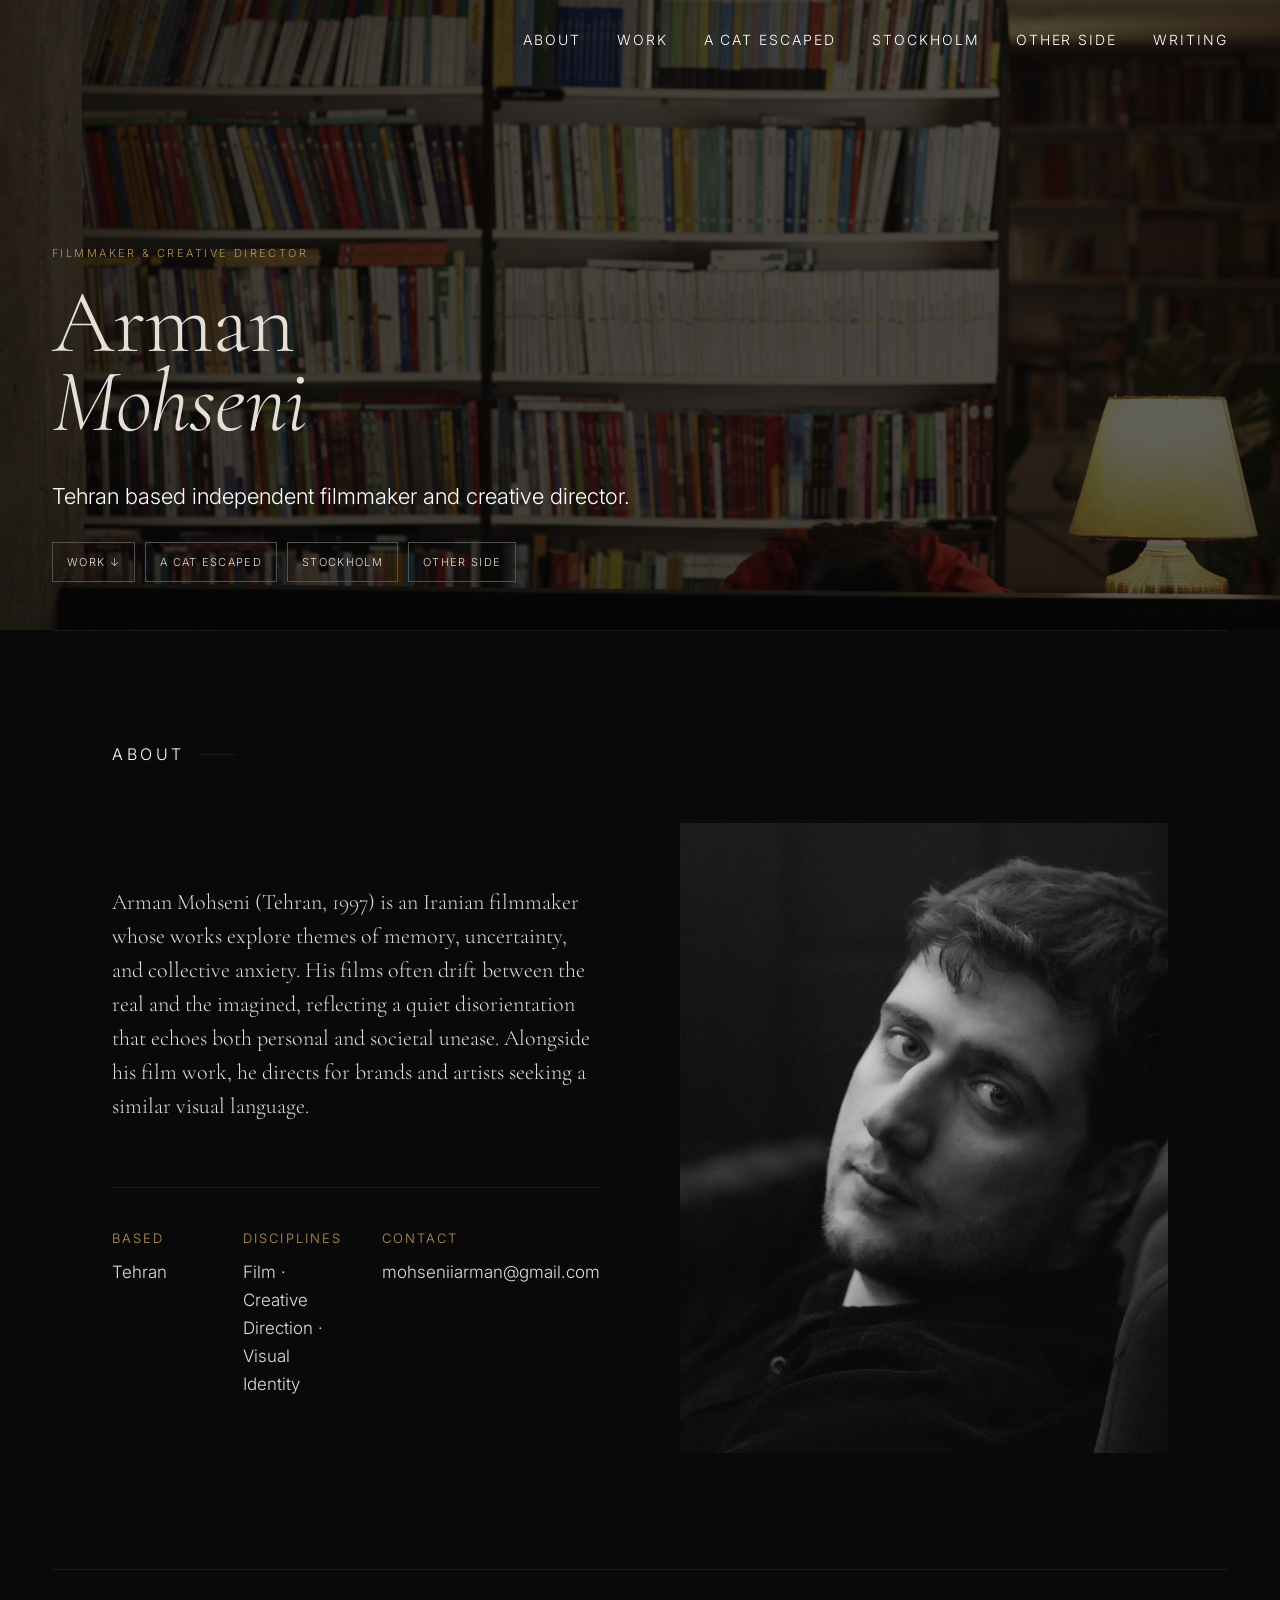
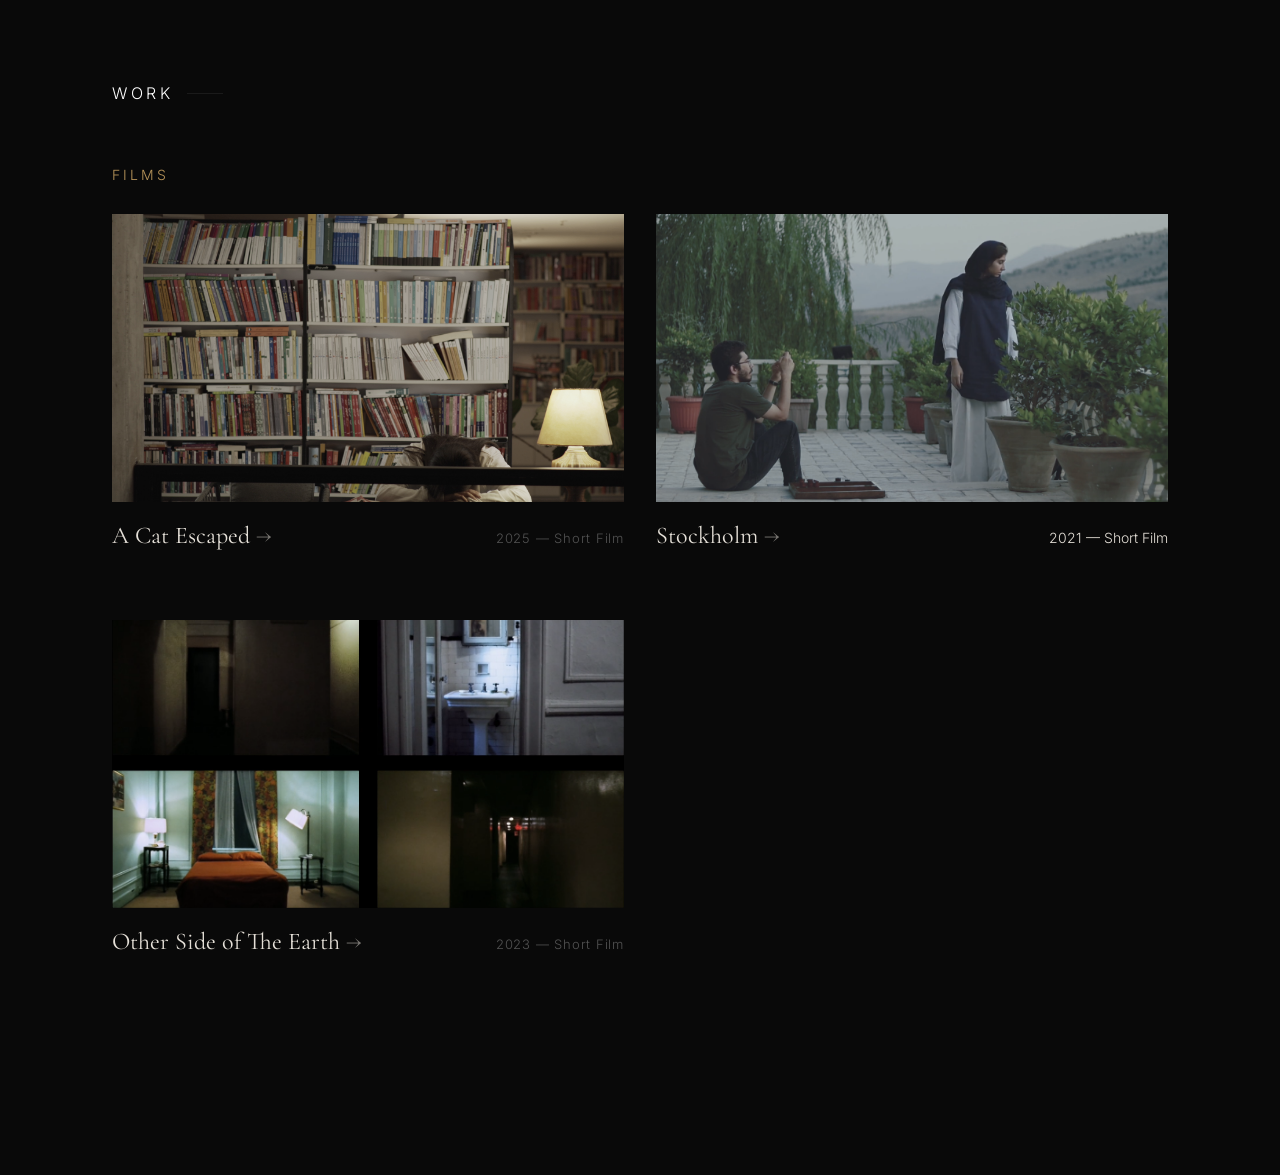
<file: index.html>
<!DOCTYPE html>
<html lang="en">
<head>
  <meta charset="UTF-8" />
  <meta name="viewport" content="width=device-width, initial-scale=1.0" />
  <title>Arman Mohseni</title>
  <link rel="preconnect" href="https://fonts.googleapis.com" />
  <link href="https://fonts.googleapis.com/css2?family=Cormorant+Garamond:ital,wght@0,300;0,400;1,300;1,400&family=Inter:wght@300;400&display=swap" rel="stylesheet" />
  <link rel="stylesheet" href="style.css?v=3">
</head>
<body>

  <!-- NAV -->
  <nav>
   <a class='nav-logo' href='/' id='home-link'>Home</a>
    <ul class="nav-links">
      <li><a href="#about">About</a></li>
      <li><a href="#work">Work</a></li>
      <li><a href="films/a-cat-escaped/">A Cat Escaped</a></li>
      <li><a href="films/stockholm/">Stockholm</a></li>
      <li><a href="films/detective/">Other Side</a></li>
      <li><a href="https://fleetingdigital.substack.com/" target="_blank">Writing</a></li>
    </ul>
  </nav>

  <!-- HERO -->
  <header class="hero">
    <p class="hero-eyebrow">Filmmaker &amp; Creative Director</p>
    <h1 class="hero-name">Arman<br><em>Mohseni</em></h1>
    <p class="hero-sub"> Tehran based independent filmmaker and creative director. </p>
    <div class="preview-jumps">
      <a href="#work">Work ↓</a>
      <a href="films/a-cat-escaped/">A Cat Escaped</a>
      <a href="films/stockholm/">Stockholm</a>
      <a href="films/detective/">Other Side</a>
    </div>
  </header>

  <hr class="divider" />

  <!-- ABOUT -->
  <section id="about">
  <p class="section-label">About</p>
  <div class="about-inner">
    <div class="about-left">
      <p class="about-text reveal">
        Arman Mohseni (Tehran, 1997) is an Iranian filmmaker whose works explore themes of memory, uncertainty, and collective anxiety. His films often drift between the real and the imagined, reflecting a quiet disorientation that echoes both personal and societal unease. Alongside his film work, he directs for brands and artists seeking a similar visual language.
      </p>
      <div class="about-details reveal">
        <div>
          <p class="detail-label">Based</p>
          <p class="detail-value">Tehran</p>
        </div>
        <div>
          <p class="detail-label">Disciplines</p>
          <p class="detail-value">Film · Creative Direction · Visual Identity</p>
        </div>
        <div>
          <p class="detail-label">Contact</p>
          <p class="detail-value">mohseniiarman@gmail.com</p>
        </div>
      </div>
    </div>
    <div class="about-right">
      <img src="images/portrait.webp" alt="Arman Mohseni" class="about-portrait" />
    </div>
  </div>
</section>

  <hr class="divider" />

  <!-- WORK -->
  <section id="work">
    <p class="section-label">Work</p>

    <!-- FILMS -->
    <p class="sub-label">Films</p>
    <div class="film-grid">

      <a class='film-card reveal' href='films/a-cat-escaped/'>
        <div class="film-thumb ">
         <img src="images/acat.png" alt="Film Title" />
        </div>
        <div class="film-info">
          <span class="film-title">A Cat Escaped</span>
          <span class="film-meta">2025 — Short Film</span>
        </div>
      </a>

      <a class='film-card reveal' href='films/stockholm/'>
        <div class="film-thumb">
          <img src="images/stockholm.png" alt="Film Title" />
        </div>
        <div class="film-info">
          <span class="film-title">Stockholm</span>
          <span class="film-eta">2021 — Short Film</span>
        </div>
      </a>

      <a class='film-card reveal' href='films/detective/'>
        <div class="film-thumb">
          <img src="images/otherside.png" alt="Film Title" />
        </div>
        <div class="film-info">
          <span class="film-title">Other Side of The Earth</span>
          <span class="film-meta">2023 — Short Film</span>
        </div>
      </a>

    </div>
  </section>

  <script>
    const reveals = document.querySelectorAll('.reveal');
    const observer = new IntersectionObserver(entries => {
      entries.forEach(entry => {
        if (entry.isIntersecting) entry.target.classList.add('visible');
      });
    }, { threshold: 0.1 });
    reveals.forEach(el => observer.observe(el));
  </script>
<script>
  const homeLink = document.getElementById('home-link');

  function updateHomeLink() {
    const hash = window.location.hash;
    if (hash === '#about' || hash === '#work') {
      homeLink.style.display = 'block';
    } else {
      homeLink.style.display = 'none';
    }
  }

  updateHomeLink();
  window.addEventListener('hashchange', updateHomeLink);
</script>
</body>
</html>
</file>
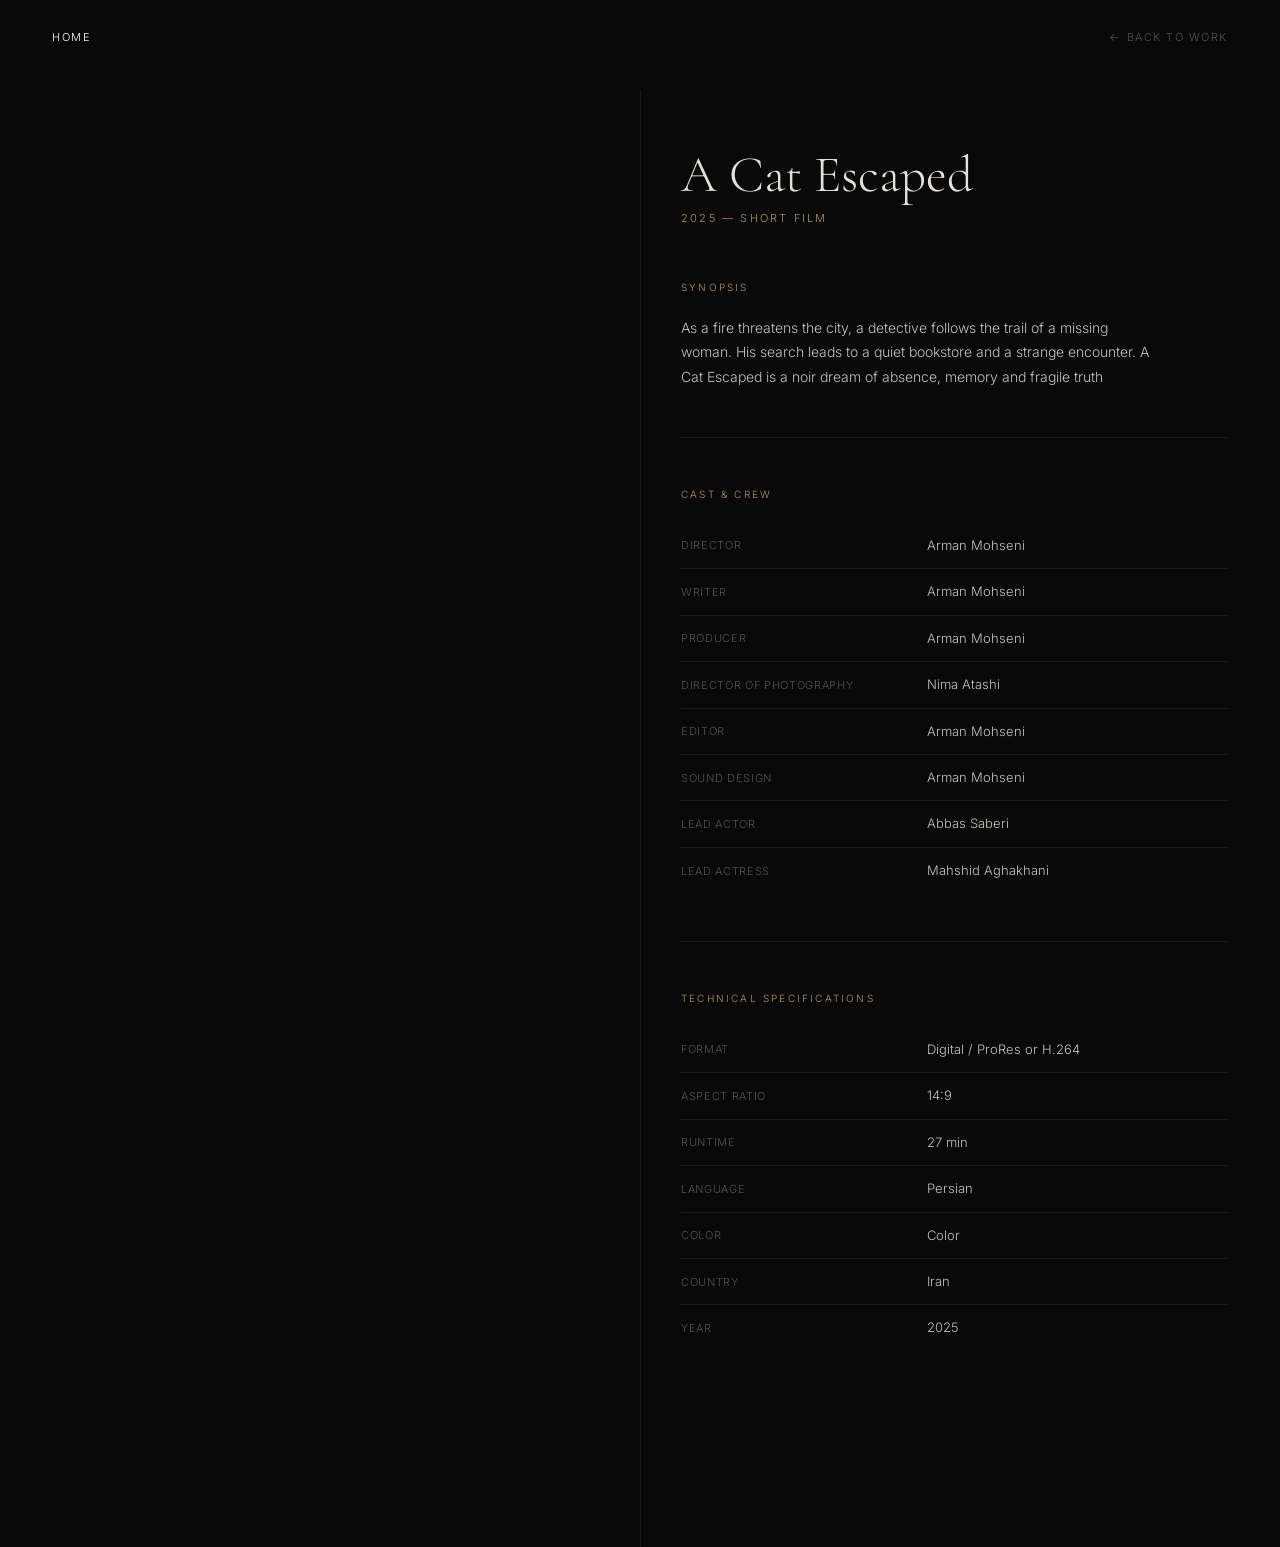
<file: films/a-cat-escaped/index.html>
<!DOCTYPE html>
<html lang="en">
<head>
  <meta charset="UTF-8" />
  <meta name="viewport" content="width=device-width, initial-scale=1.0" />
  <title>A Cat Escaped — Arman Mohseni</title>
  <link rel="preconnect" href="https://fonts.googleapis.com" />
  <link href="https://fonts.googleapis.com/css2?family=Cormorant+Garamond:ital,wght@0,300;0,400;1,300;1,400&family=Inter:wght@300;400&display=swap" rel="stylesheet" />
  <link rel="stylesheet" href="../../style.css" />
  <style>
    html, body {
      overflow-x: hidden;
      overflow-y: auto;
      height: 100%;
      background: #090909;
      color: #E4DFD7;
      font-family: 'Inter', sans-serif;
      font-weight: 300;
      font-size: 18px;
      line-height: 1.65;
      -webkit-font-smoothing: antialiased;
    }

    /* NAV */
    nav {
      position: fixed;
      top: 0; left: 0; right: 0;
      z-index: 100;
      display: flex;
      justify-content: space-between;
      align-items: center;
      padding: 28px 52px;
    }

    .nav-logo {
      font-family: 'Cormorant Garamond', serif;
      font-size: 18px;
      font-weight: 300;
      letter-spacing: 0.15em;
      color: #E4DFD7;
      text-decoration: none;
    }

    .back-link {
      font-size: 11px;
      letter-spacing: 0.14em;
      text-transform: uppercase;
      color: #525252;
      text-decoration: none;
      transition: color 0.25s;
    }

    .back-link:hover { color: #E4DFD7; }

    /* PROJECT LAYOUT */
    .project-wrap {
      display: grid;
      grid-template-columns: 1fr 1fr;
      min-height: 100vh;
      padding-top: 90px;
    }

    /* LEFT — VIDEO */
    .project-video {
      position: sticky;
      top: 90px;
      height: calc(100vh - 90px);
      display: flex;
      align-items: center;
      justify-content: center;
      padding: 40px;
      background: #090909;
    }

    .video-container {
      width: 100%;
      aspect-ratio: 16 / 9;
    }

    .video-container iframe {
      width: 100%;
      height: 100%;
      border: none;
      display: block;
    }

    /* RIGHT — INFO */
    .project-info {
      padding: 60px 52px 100px 40px;
      border-left: 1px solid #1A1A1A;
      overflow-y: auto;
    }

    .project-title {
      font-family: 'Cormorant Garamond', serif;
      font-size: clamp(32px, 4vw, 52px);
      font-weight: 300;
      line-height: 1;
      margin-bottom: 8px;
    }

    .project-type {
      font-size: 11px;
      letter-spacing: 0.2em;
      text-transform: uppercase;
      color: #B8955A;
      margin-bottom: 52px;
    }

    /* SECTIONS */
    .info-section {
      margin-bottom: 48px;
      padding-bottom: 48px;
      border-bottom: 1px solid #1A1A1A;
    }

    .info-section:last-child {
      border-bottom: none;
    }

    .info-label {
      font-size: 10px;
      letter-spacing: 0.22em;
      text-transform: uppercase;
      color: #B8955A;
      margin-bottom: 20px;
    }

    .info-text {
      font-size: 14px;
      line-height: 1.75;
      color: #C8C3BB;
      max-width: 480px;
    }

    /* CAST TABLE */
    .cast-table {
      width: 100%;
      border-collapse: collapse;
    }

    .cast-table tr {
      border-bottom: 1px solid #1A1A1A;
    }

    .cast-table tr:last-child {
      border-bottom: none;
    }

    .cast-table td {
      padding: 12px 0;
      font-size: 13px;
      color: #C8C3BB;
    }

    .cast-table td:first-child {
      color: #525252;
      width: 45%;
      font-size: 11px;
      letter-spacing: 0.06em;
      text-transform: uppercase;
    }

    /* SPECS TABLE */
    .specs-table {
      width: 100%;
      border-collapse: collapse;
    }

    .specs-table tr {
      border-bottom: 1px solid #1A1A1A;
    }

    .specs-table tr:last-child {
      border-bottom: none;
    }

    .specs-table td {
      padding: 12px 0;
      font-size: 13px;
      color: #C8C3BB;
    }

    .specs-table td:first-child {
      color: #525252;
      width: 45%;
      font-size: 11px;
      letter-spacing: 0.06em;
      text-transform: uppercase;
    }

    /* MOBILE */
    @media (max-width: 768px) {
      nav { padding: 20px 24px; }
      .project-wrap { grid-template-columns: 1fr; padding-top: 80px; }
      .project-video { position: relative; top: 0; height: auto; padding: 24px; }
      .project-info { padding: 40px 24px 80px; border-left: none; border-top: 1px solid #1A1A1A; }
    }
    .nav-logo {
  font-family: 'Inter', sans-serif;
  font-size: 11px;
  letter-spacing: 0.14em;
  text-transform: uppercase;
  color: #FFFFFF;
  text-decoration: none;
}

.nav-logo:hover {
  text-decoration: underline;
  text-underline-offset: 5px;
}
  </style>
</head>
<body>

  <!-- NAV -->
  <nav>
    <a class='nav-logo' href='../../'>Home</a>
    <a class='back-link' href='../../#work'>← Back to Work</a>
  </nav>

  <!-- PROJECT -->
  <div class="project-wrap">

    <!-- LEFT — VIDEO -->
    <div class="project-video">
      <div class="video-container">
        <!--
          YOUTUBE EMBED:
          1. Go to your YouTube video
          2. Click Share → Embed
          3. Copy the src URL (looks like: https://www.youtube.com/embed/XXXXXXXXXXX)
          4. Paste it in the src below, replacing the placeholder
        -->
        <iframe
          src="https://www.youtube.com/embed/wBdDMv1NDXY"
          title="Film Title"
          allow="accelerometer; autoplay; clipboard-write; encrypted-media; gyroscope; picture-in-picture"
          allowfullscreen>
        </iframe>
      </div>
    </div>

    <!-- RIGHT — INFO -->
    <div class="project-info">

      <h1 class="project-title">A Cat Escaped</h1>
      <p class="project-type">2025 — Short Film</p>

      <!-- SYNOPSIS -->
      <div class="info-section">
        <p class="info-label">Synopsis</p>
        <p class="info-text">
          As a fire threatens the city, a detective follows the trail of a missing woman. His search leads to a quiet bookstore and a strange encounter. A Cat Escaped is a noir dream of absence, memory and fragile truth
        </p>
      </div>

      <!-- CAST & CREW -->
      <div class="info-section">
        <p class="info-label">Cast &amp; Crew</p>
        <table class="cast-table">
          <tr>
            <td>Director</td>
            <td>Arman Mohseni</td>
          </tr>
          <tr>
            <td>Writer</td>
            <td>Arman Mohseni</td>
          </tr>
          <tr>
            <td>Producer</td>
            <td>Arman Mohseni</td>
          </tr>
          <tr>
            <td>Director of Photography</td>
            <td>Nima Atashi</td>
          </tr>
          <tr>
            <td>Editor</td>
            <td>Arman Mohseni</td>
          </tr>
          <tr>
            <td>Sound Design</td>
            <td>Arman Mohseni</td>
          </tr>
          <tr>
            <td>Lead Actor</td>
            <td>Abbas Saberi</td>
          </tr>
          <tr>
            <td>Lead Actress</td>
            <td>Mahshid Aghakhani</td>
          </tr>
        </table>
      </div>

      <!-- TECHNICAL SPECIFICATIONS -->
      <div class="info-section">
        <p class="info-label">Technical Specifications</p>
        <table class="specs-table">
          <tr>
            <td>Format</td>
            <td> Digital / ProRes or H.264</td>
          </tr>
          <tr>
            <td>Aspect Ratio</td>
            <td>14:9</td>
          </tr>
          <tr>
            <td>Runtime</td>
            <td>27 min</td>
          </tr>
          <tr>
            <td>Language</td>
            <td>Persian</td>
          </tr>
          <tr>
            <td>Color</td>
            <td>Color </td>
          </tr>
          <tr>
            <td>Country</td>
            <td>Iran</td>
          </tr>
          <tr>
            <td>Year</td>
            <td>2025</td>
          </tr>
        </table>
      </div>

    </div>
  </div>

</body>
</html>
</file>
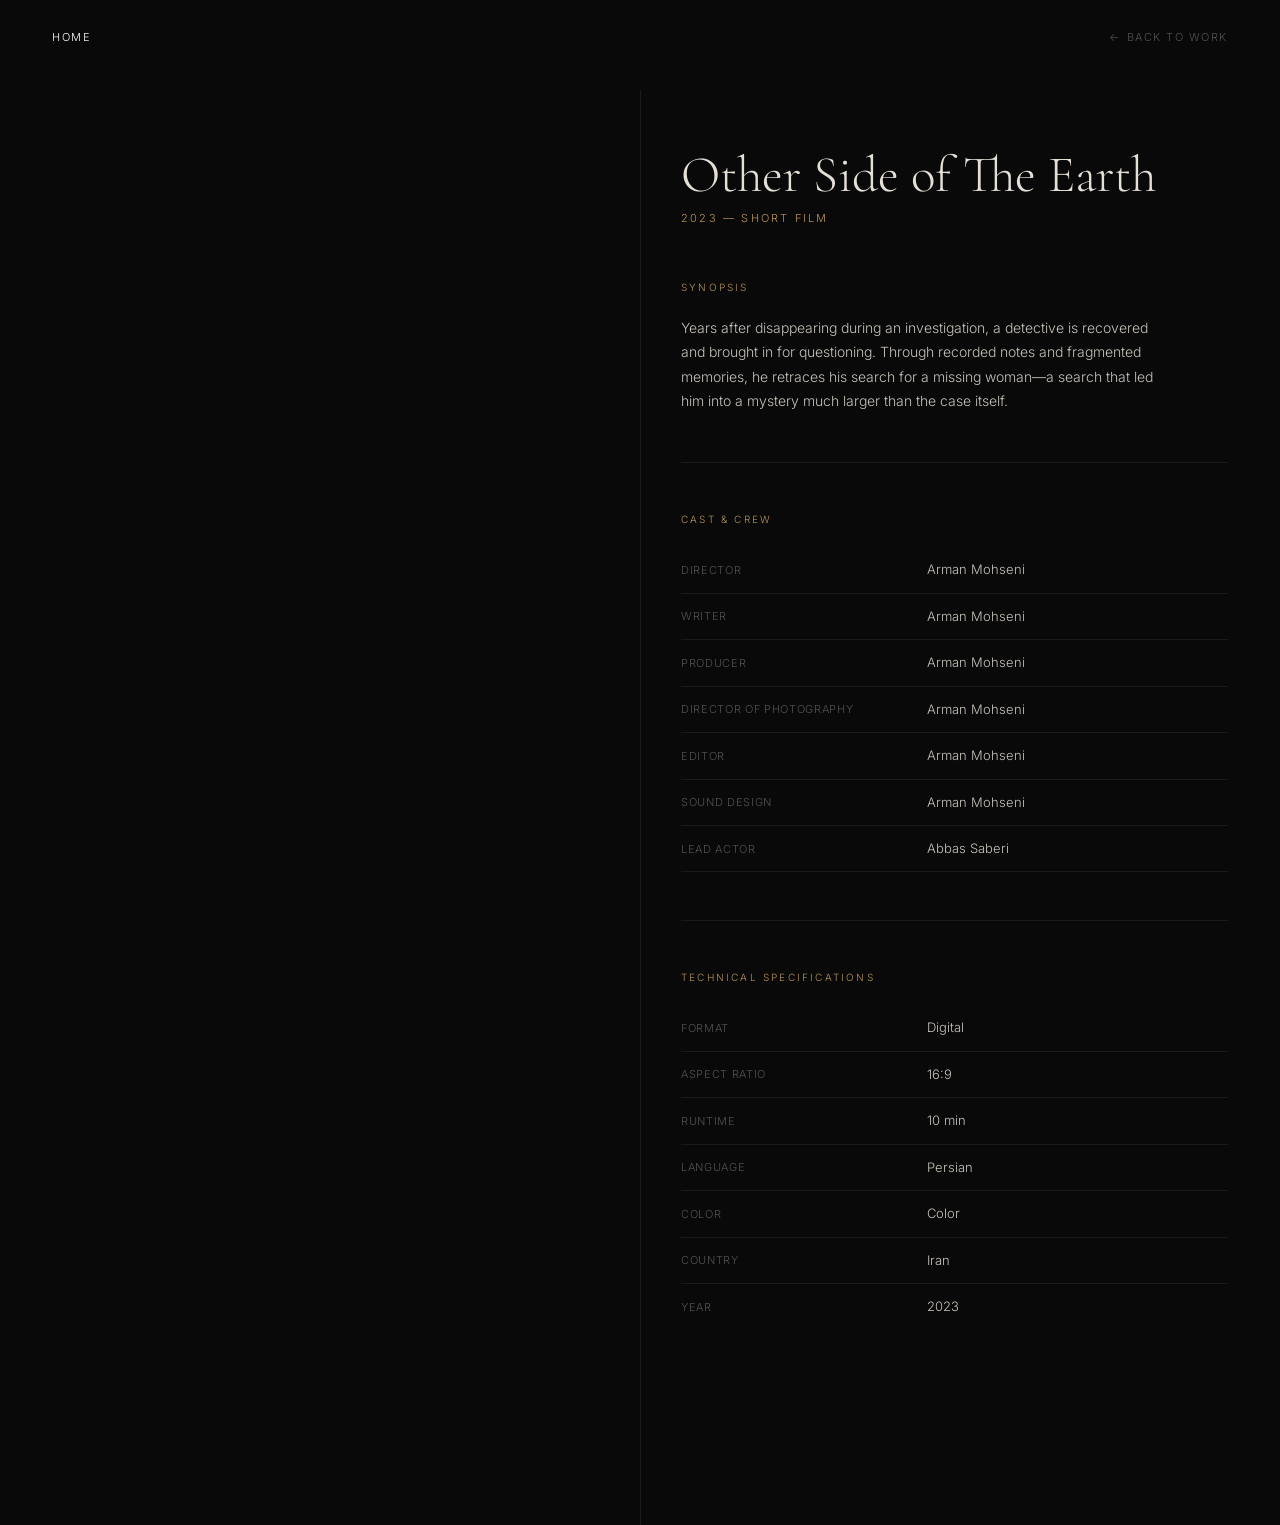
<file: films/detective/index.html>
<!DOCTYPE html>
<html lang="en">
<head>
  <meta charset="UTF-8" />
  <meta name="viewport" content="width=device-width, initial-scale=1.0" />
  <title>Other Side of The Earth — Arman Mohseni</title>
  <link rel="preconnect" href="https://fonts.googleapis.com" />
  <link href="https://fonts.googleapis.com/css2?family=Cormorant+Garamond:ital,wght@0,300;0,400;1,300;1,400&family=Inter:wght@300;400&display=swap" rel="stylesheet" />
  <link rel="stylesheet" href="../../style.css" />
  <style>
    html, body {
      overflow-x: hidden;
      overflow-y: auto;
      height: 100%;
      background: #090909;
      color: #E4DFD7;
      font-family: 'Inter', sans-serif;
      font-weight: 300;
      font-size: 14px;
      line-height: 1.65;
      -webkit-font-smoothing: antialiased;
    }

    /* NAV */
    nav {
      position: fixed;
      top: 0; left: 0; right: 0;
      z-index: 100;
      display: flex;
      justify-content: space-between;
      align-items: center;
      padding: 28px 52px;
    }

    .nav-logo {
      font-family: 'Cormorant Garamond', serif;
      font-size: 17px;
      font-weight: 300;
      letter-spacing: 0.15em;
      color: #E4DFD7;
      text-decoration: none;
    }

    .back-link {
      font-size: 11px;
      letter-spacing: 0.14em;
      text-transform: uppercase;
      color: #525252;
      text-decoration: none;
      transition: color 0.25s;
    }

    .back-link:hover { color: #E4DFD7; }

    /* PROJECT LAYOUT */
    .project-wrap {
      display: grid;
      grid-template-columns: 1fr 1fr;
      min-height: 100vh;
      padding-top: 90px;
    }

    /* LEFT — VIDEO */
    .project-video {
      position: sticky;
      top: 90px;
      height: calc(100vh - 90px);
      display: flex;
      align-items: center;
      justify-content: center;
      padding: 40px;
      background: #090909;
    }

    .video-container {
      width: 100%;
      aspect-ratio: 16 / 9;
    }

    .video-container iframe {
      width: 100%;
      height: 100%;
      border: none;
      display: block;
    }

    /* RIGHT — INFO */
    .project-info {
      padding: 60px 52px 100px 40px;
      border-left: 1px solid #1A1A1A;
      overflow-y: auto;
    }

    .project-title {
      font-family: 'Cormorant Garamond', serif;
      font-size: clamp(32px, 4vw, 52px);
      font-weight: 300;
      line-height: 1;
      margin-bottom: 8px;
    }

    .project-type {
      font-size: 11px;
      letter-spacing: 0.2em;
      text-transform: uppercase;
      color: #B8955A;
      margin-bottom: 52px;
    }

    /* SECTIONS */
    .info-section {
      margin-bottom: 48px;
      padding-bottom: 48px;
      border-bottom: 1px solid #1A1A1A;
    }

    .info-section:last-child {
      border-bottom: none;
    }

    .info-label {
      font-size: 10px;
      letter-spacing: 0.22em;
      text-transform: uppercase;
      color: #B8955A;
      margin-bottom: 20px;
    }

    .info-text {
      font-size: 14px;
      line-height: 1.75;
      color: #C8C3BB;
      max-width: 480px;
    }

    /* CAST TABLE */
    .cast-table {
      width: 100%;
      border-collapse: collapse;
    }

    .cast-table tr {
      border-bottom: 1px solid #1A1A1A;
    }

    .cast-table tr:last-child {
      border-bottom: none;
    }

    .cast-table td {
      padding: 12px 0;
      font-size: 13px;
      color: #C8C3BB;
    }

    .cast-table td:first-child {
      color: #525252;
      width: 45%;
      font-size: 11px;
      letter-spacing: 0.06em;
      text-transform: uppercase;
    }

    /* SPECS TABLE */
    .specs-table {
      width: 100%;
      border-collapse: collapse;
    }

    .specs-table tr {
      border-bottom: 1px solid #1A1A1A;
    }

    .specs-table tr:last-child {
      border-bottom: none;
    }

    .specs-table td {
      padding: 12px 0;
      font-size: 13px;
      color: #C8C3BB;
    }

    .specs-table td:first-child {
      color: #525252;
      width: 45%;
      font-size: 11px;
      letter-spacing: 0.06em;
      text-transform: uppercase;
    }

    /* MOBILE */
    @media (max-width: 768px) {
      nav { padding: 20px 24px; }
      .project-wrap { grid-template-columns: 1fr; padding-top: 80px; }
      .project-video { position: relative; top: 0; height: auto; padding: 24px; }
      .project-info { padding: 40px 24px 80px; border-left: none; border-top: 1px solid #1A1A1A; }
    }
    .nav-logo {
  font-family: 'Inter', sans-serif;
  font-size: 11px;
  letter-spacing: 0.14em;
  text-transform: uppercase;
  color: #FFFFFF;
  text-decoration: none;
}

.nav-logo:hover {
  text-decoration: underline;
  text-underline-offset: 5px;
}
  </style>
</head>
<body>

  <!-- NAV -->
  <nav>
    <a class='nav-logo' href='../../'>Home</a>
    <a class='back-link' href='../../#work'>← Back to Work</a>
  </nav>

  <!-- PROJECT -->
  <div class="project-wrap">

    <!-- LEFT — VIDEO -->
    <div class="project-video">
      <div class="video-container">
        <!--
          YOUTUBE EMBED:
          1. Go to your YouTube video
          2. Click Share → Embed
          3. Copy the src URL (looks like: https://www.youtube.com/embed/XXXXXXXXXXX)
          4. Paste it in the src below, replacing the placeholder
        -->
        <iframe
          src="https://www.youtube.com/embed/2XlKbFLmRWc"
          title="Film Title"
          allow="accelerometer; autoplay; clipboard-write; encrypted-media; gyroscope; picture-in-picture"
          allowfullscreen>
        </iframe>
      </div>
    </div>

    <!-- RIGHT — INFO -->
    <div class="project-info">

      <h1 class="project-title">Other Side of The Earth</h1>
      <p class="project-type">2023 — Short Film</p>

      <!-- SYNOPSIS -->
      <div class="info-section">
        <p class="info-label">Synopsis</p>
        <p class="info-text">
         Years after disappearing during an investigation, a detective is recovered and brought in for questioning. Through recorded notes and fragmented memories, he retraces his search for a missing woman—a search that led him into a mystery much larger than the case itself.
        </p>
      </div>

      <!-- CAST & CREW -->
      <div class="info-section">
        <p class="info-label">Cast &amp; Crew</p>
        <table class="cast-table">
          <tr>
            <td>Director</td>
            <td>Arman Mohseni</td>
          </tr>
          <tr>
            <td>Writer</td>
            <td>Arman Mohseni</td>
          </tr>
          <tr>
            <td>Producer</td>
            <td>Arman Mohseni</td>
          </tr>
          <tr>
            <td>Director of Photography</td>
            <td>Arman Mohseni</td>
          </tr>
          <tr>
            <td>Editor</td>
            <td>Arman Mohseni</td>
          </tr>
          <tr>
            <td>Sound Design</td>
            <td>Arman Mohseni</td>
          </tr>
          <tr>
            <td>Lead Actor</td>
            <td>Abbas Saberi</td>
          </tr>
          <tr>
        </table>
      </div>

      <!-- TECHNICAL SPECIFICATIONS -->
      <div class="info-section">
        <p class="info-label">Technical Specifications</p>
        <table class="specs-table">
          <tr>
            <td>Format</td>
            <td>Digital</td>
          </tr>
          <tr>
            <td>Aspect Ratio</td>
            <td>16:9</td>
          </tr>
          <tr>
            <td>Runtime</td>
            <td>10 min</td>
          </tr>
          <tr>
            <td>Language</td>
            <td>Persian</td>
          </tr>
          <tr>
            <td>Color</td>
            <td>Color</td>
          </tr>
          <tr>
            <td>Country</td>
            <td>Iran</td>
          </tr>
          <tr>
            <td>Year</td>
            <td>2023</td>
          </tr>
        </table>
      </div>

    </div>
  </div>

</body>
</html>
</file>
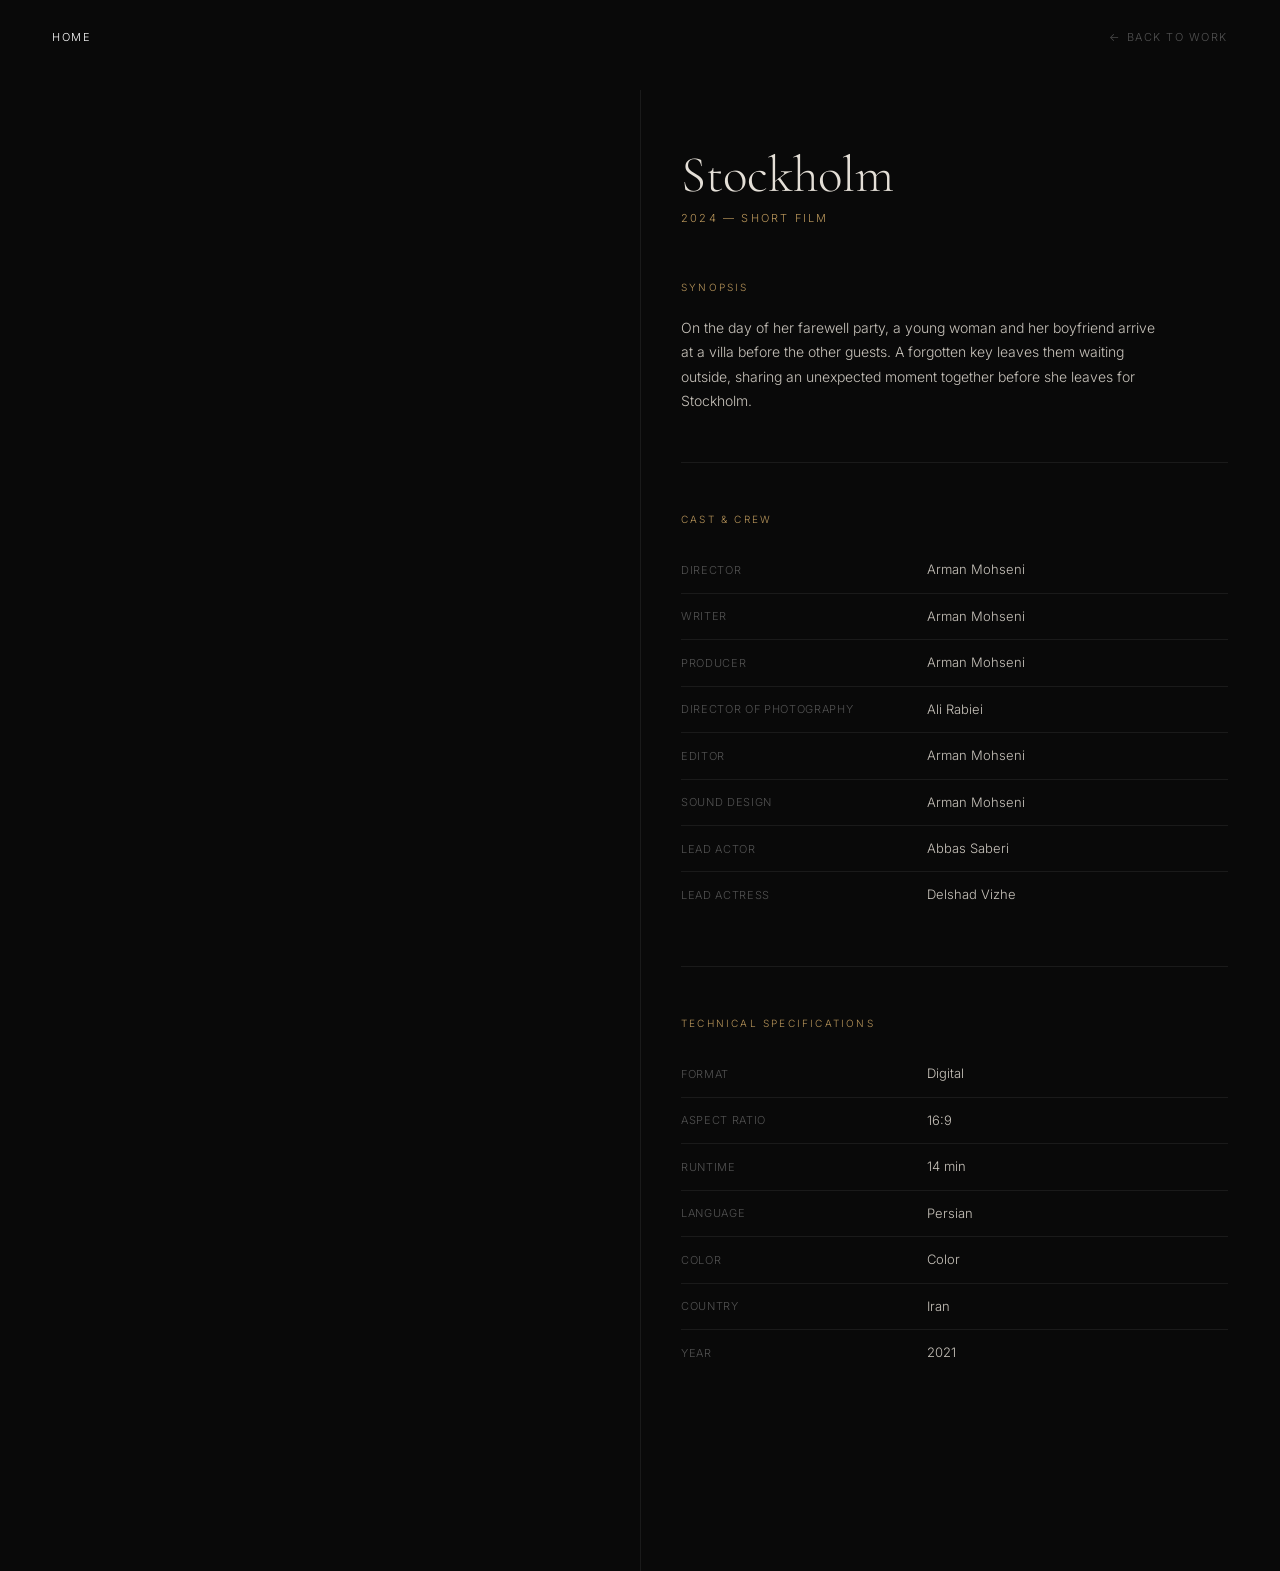
<file: films/stockholm/index.html>
<!DOCTYPE html>
<html lang="en">
<head>
  <meta charset="UTF-8" />
  <meta name="viewport" content="width=device-width, initial-scale=1.0" />
  <title>Stockholm — Arman Mohseni</title>
  <link rel="preconnect" href="https://fonts.googleapis.com" />
  <link href="https://fonts.googleapis.com/css2?family=Cormorant+Garamond:ital,wght@0,300;0,400;1,300;1,400&family=Inter:wght@300;400&display=swap" rel="stylesheet" />
  <link rel="stylesheet" href="../../style.css" />
  <style>
    html, body {
      overflow-x: hidden;
      overflow-y: auto;
      height: 100%;
      background: #090909;
      color: #E4DFD7;
      font-family: 'Inter', sans-serif;
      font-weight: 300;
      font-size: 14px;
      line-height: 1.65;
      -webkit-font-smoothing: antialiased;
    }

    /* NAV */
    nav {
      position: fixed;
      top: 0; left: 0; right: 0;
      z-index: 100;
      display: flex;
      justify-content: space-between;
      align-items: center;
      padding: 28px 52px;
    }

    .nav-logo {
      font-family: 'Cormorant Garamond', serif;
      font-size: 17px;
      font-weight: 300;
      letter-spacing: 0.15em;
      color: #E4DFD7;
      text-decoration: none;
    }

    .back-link {
      font-size: 11px;
      letter-spacing: 0.14em;
      text-transform: uppercase;
      color: #525252;
      text-decoration: none;
      transition: color 0.25s;
    }

    .back-link:hover { color: #E4DFD7; }

    /* PROJECT LAYOUT */
    .project-wrap {
      display: grid;
      grid-template-columns: 1fr 1fr;
      min-height: 100vh;
      padding-top: 90px;
    }

    /* LEFT — VIDEO */
    .project-video {
      position: sticky;
      top: 90px;
      height: calc(100vh - 90px);
      display: flex;
      align-items: center;
      justify-content: center;
      padding: 40px;
      background: #090909;
    }

    .video-container {
      width: 100%;
      aspect-ratio: 16 / 9;
    }

    .video-container iframe {
      width: 100%;
      height: 100%;
      border: none;
      display: block;
    }

    /* RIGHT — INFO */
    .project-info {
      padding: 60px 52px 100px 40px;
      border-left: 1px solid #1A1A1A;
      overflow-y: auto;
    }

    .project-title {
      font-family: 'Cormorant Garamond', serif;
      font-size: clamp(32px, 4vw, 52px);
      font-weight: 300;
      line-height: 1;
      margin-bottom: 8px;
    }

    .project-type {
      font-size: 11px;
      letter-spacing: 0.2em;
      text-transform: uppercase;
      color: #B8955A;
      margin-bottom: 52px;
    }

    /* SECTIONS */
    .info-section {
      margin-bottom: 48px;
      padding-bottom: 48px;
      border-bottom: 1px solid #1A1A1A;
    }

    .info-section:last-child {
      border-bottom: none;
    }

    .info-label {
      font-size: 10px;
      letter-spacing: 0.22em;
      text-transform: uppercase;
      color: #B8955A;
      margin-bottom: 20px;
    }

    .info-text {
      font-size: 14px;
      line-height: 1.75;
      color: #C8C3BB;
      max-width: 480px;
    }

    /* CAST TABLE */
    .cast-table {
      width: 100%;
      border-collapse: collapse;
    }

    .cast-table tr {
      border-bottom: 1px solid #1A1A1A;
    }

    .cast-table tr:last-child {
      border-bottom: none;
    }

    .cast-table td {
      padding: 12px 0;
      font-size: 13px;
      color: #C8C3BB;
    }

    .cast-table td:first-child {
      color: #525252;
      width: 45%;
      font-size: 11px;
      letter-spacing: 0.06em;
      text-transform: uppercase;
    }

    /* SPECS TABLE */
    .specs-table {
      width: 100%;
      border-collapse: collapse;
    }

    .specs-table tr {
      border-bottom: 1px solid #1A1A1A;
    }

    .specs-table tr:last-child {
      border-bottom: none;
    }

    .specs-table td {
      padding: 12px 0;
      font-size: 13px;
      color: #C8C3BB;
    }

    .specs-table td:first-child {
      color: #525252;
      width: 45%;
      font-size: 11px;
      letter-spacing: 0.06em;
      text-transform: uppercase;
    }

    /* MOBILE */
    @media (max-width: 768px) {
      nav { padding: 20px 24px; }
      .project-wrap { grid-template-columns: 1fr; padding-top: 80px; }
      .project-video { position: relative; top: 0; height: auto; padding: 24px; }
      .project-info { padding: 40px 24px 80px; border-left: none; border-top: 1px solid #1A1A1A; }
    }
    .nav-logo {
  font-family: 'Inter', sans-serif;
  font-size: 11px;
  letter-spacing: 0.14em;
  text-transform: uppercase;
  color: #FFFFFF;
  text-decoration: none;
}

.nav-logo:hover {
  text-decoration: underline;
  text-underline-offset: 5px;
}
  </style>
</head>
<body>

  <!-- NAV -->
  <nav>
    <a class='nav-logo' href='../../'>Home</a>
    <a class='back-link' href='../../#work'>← Back to Work</a>
  </nav>

  <!-- PROJECT -->
  <div class="project-wrap">

    <!-- LEFT — VIDEO -->
    <div class="project-video">
      <div class="video-container">
        <!--
          YOUTUBE EMBED:
          1. Go to your YouTube video
          2. Click Share → Embed
          3. Copy the src URL (looks like: https://www.youtube.com/embed/XXXXXXXXXXX)
          4. Paste it in the src below, replacing the placeholder
        -->
        <iframe
          src="https://www.youtube.com/embed/mapRj-Wx0a8"
          title="Stockholm"
          allow="accelerometer; autoplay; clipboard-write; encrypted-media; gyroscope; picture-in-picture"
          allowfullscreen>
        </iframe>
      </div>
    </div>

    <!-- RIGHT — INFO -->
    <div class="project-info">

      <h1 class="project-title">Stockholm</h1>
      <p class="project-type">2024 — Short Film</p>

      <!-- SYNOPSIS -->
      <div class="info-section">
        <p class="info-label">Synopsis</p>
        <p class="info-text">
          On the day of her farewell party, a young woman and her boyfriend arrive at a villa before the other guests. A forgotten key leaves them waiting outside, sharing an unexpected moment together before she leaves for Stockholm.
        </p>
      </div>

      <!-- CAST & CREW -->
      <div class="info-section">
        <p class="info-label">Cast &amp; Crew</p>
        <table class="cast-table">
          <tr>
            <td>Director</td>
            <td>Arman Mohseni</td>
          </tr>
          <tr>
            <td>Writer</td>
            <td>Arman Mohseni</td>
          </tr>
          <tr>
            <td>Producer</td>
            <td>Arman Mohseni</td>
          </tr>
          <tr>
            <td>Director of Photography</td>
            <td>Ali Rabiei</td>
          </tr>
          <tr>
            <td>Editor</td>
            <td>Arman Mohseni</td>
          </tr>
          <tr>
            <td>Sound Design</td>
            <td>Arman Mohseni</td>
          </tr>
          <tr>
            <td>Lead Actor</td>
            <td>Abbas Saberi</td>
          </tr>
          <tr>
            <td>Lead Actress</td>
            <td>Delshad Vizhe</td>
          </tr>
        </table>
      </div>

      <!-- TECHNICAL SPECIFICATIONS -->
      <div class="info-section">
        <p class="info-label">Technical Specifications</p>
        <table class="specs-table">
          <tr>
            <td>Format</td>
            <td>Digital</td>
          </tr>
          <tr>
            <td>Aspect Ratio</td>
            <td>16:9</td>
          </tr>
          <tr>
            <td>Runtime</td>
            <td>14 min</td>
          </tr>
          <tr>
            <td>Language</td>
            <td>Persian</td>
          </tr>
          <tr>
            <td>Color</td>
            <td>Color</td>
          </tr>
          <tr>
            <td>Country</td>
            <td>Iran</td>
          </tr>
          <tr>
            <td>Year</td>
            <td>2021</td>
          </tr>
        </table>
      </div>

    </div>
  </div>

</body>
</html>
</file>
<file: style.css>
*, *::before, *::after { box-sizing: border-box; margin: 0; padding: 0; }

    :root {
      --bg:      #090909;
      --text:    #E4DFD7;
      --muted:   #525252;
      --accent:  #B8955A;
      --border:  #1A1A1A;
    }

    html { scroll-behavior: smooth; }

    body {
      background: var(--bg);
      color: var(--text);
      font-family: 'Inter', sans-serif;
      font-weight: 300;
      font-size: 14px;
      line-height: 1.65;
      -webkit-font-smoothing: antialiased;
    }

    /* ─── NAV ─── */
    nav {
      position: fixed;
      top: 0; left: 0; right: 0;
      z-index: 100;
      display: flex;
      justify-content: space-between;
      align-items: center;
      padding: 28px 52px;
    }

    .nav-logo {
      font-family: 'Cormorant Garamond', serif;
      font-size: 17px;
      font-weight: 300;
      letter-spacing: 0.15em;
      color: var(--text);
      text-decoration: none;
    }

    .nav-links {
      display: flex;
      gap: 36px;
      list-style: none;
    }

    .nav-links a {
      color: var(--muted);
      text-decoration: none;
      font-size: 11px;
      letter-spacing: 0.14em;
      text-transform: uppercase;
      transition: color 0.25s;
    }

    .nav-links a:hover { color: var(--text); }

    /* ─── HERO ─── */
    .hero {
      height: 100vh;
      display: flex;
      flex-direction: column;
      justify-content: flex-end;
      padding: 0 52px 88px;
    }

    .hero-eyebrow {
      font-size: 11px;
      letter-spacing: 0.22em;
      text-transform: uppercase;
      color: var(--accent);
      margin-bottom: 22px;
      opacity: 0;
      animation: fadeUp 1s 0.2s forwards;
    }

    .hero-name {
      font-family: 'Cormorant Garamond', serif;
      font-size: clamp(68px, 11vw, 128px);
      font-weight: 300;
      line-height: 0.88;
      letter-spacing: -0.01em;
      opacity: 0;
      animation: fadeUp 1s 0.4s forwards;
    }

    .hero-name em {
      font-style: italic;
    }

    .hero-sub {
      margin-top: 36px;
      font-size: 13px;
      color: var(--muted);
      max-width: 340px;
      opacity: 0;
      animation: fadeUp 1s 0.65s forwards;
    }

    @keyframes fadeUp {
      from { opacity: 0; transform: translateY(20px); }
      to   { opacity: 1; transform: translateY(0); }
    }

    /* ─── DIVIDER ─── */
    .divider {
      border: none;
      border-top: 1px solid var(--border);
      margin: 0 52px;
    }

    /* ─── SECTIONS ─── */
    section {
      padding: 110px 52px;
      max-width: 1160px;
      margin: 0 auto;
    }

    .section-label {
      font-size: 10px;
      letter-spacing: 0.22em;
      text-transform: uppercase;
      color: var(--muted);
      margin-bottom: 56px;
      display: flex;
      align-items: center;
      gap: 14px;
    }

    .section-label::after {
      content: '';
      display: block;
      height: 1px;
      width: 36px;
      background: var(--border);
    }

    /* ─── ABOUT ─── */
    .about-text {
      font-family: 'Cormorant Garamond', serif;
      font-size: clamp(22px, 2.8vw, 33px);
      font-weight: 300;
      line-height: 1.55;
      max-width: 740px;
      color: var(--text);
    }

    .about-details {
      margin-top: 64px;
      padding-top: 40px;
      border-top: 1px solid var(--border);
      display: grid;
      grid-template-columns: repeat(3, 1fr);
      gap: 40px;
    }

    .detail-label {
      font-size: 10px;
      letter-spacing: 0.16em;
      text-transform: uppercase;
      color: var(--muted);
      margin-bottom: 8px;
    }

    .detail-value {
      font-size: 14px;
      color: var(--text);
    }

    /* ─── PROJECTS ─── */
    .sub-label {
      font-size: 10px;
      letter-spacing: 0.22em;
      text-transform: uppercase;
      color: var(--accent);
      margin-bottom: 28px;
    }

    /* Films — 2-col, 16:9 */
    .film-grid {
      display: grid;
      grid-template-columns: 1fr 1fr;
      gap: 2px;
      margin-bottom: 72px;
    }

    .film-card { cursor: pointer; }

    .film-thumb {
      aspect-ratio: 16 / 9;
      background: var(--border);
      overflow: hidden;
      position: relative;
    }

    .film-thumb img {
      width: 100%; height: 100%;
      object-fit: cover;
      display: block;
      filter: grayscale(25%);
      transition: transform 0.55s ease, filter 0.3s;
    }

    /* placeholder cross */
    .film-thumb.empty::after {
      content: '';
      position: absolute;
      inset: 0;
      background: repeating-linear-gradient(
        45deg,
        transparent,
        transparent 20px,
        #111 20px,
        #111 21px
      );
      opacity: 0.18;
    }

    .film-card:hover .film-thumb img { transform: scale(1.04); filter: grayscale(0%); }

    .film-info {
      padding: 14px 0 32px;
      display: flex;
      justify-content: space-between;
      align-items: baseline;
    }

    .film-title {
      font-family: 'Cormorant Garamond', serif;
      font-size: 19px;
      font-weight: 400;
    }

    .film-meta {
      font-size: 11px;
      color: var(--muted);
      letter-spacing: 0.06em;
    }

    /* Direction — 3-col, 4:3 */
    .dir-grid {
      display: grid;
      grid-template-columns: repeat(3, 1fr);
      gap: 2px;
    }

    .dir-card { cursor: pointer; }

    .dir-thumb {
      aspect-ratio: 4 / 3;
      background: var(--border);
      overflow: hidden;
      position: relative;
    }

    .dir-thumb img {
      width: 100%; height: 100%;
      object-fit: cover;
      display: block;
      filter: grayscale(30%);
      transition: transform 0.55s ease, filter 0.3s;
    }

    .dir-thumb.empty::after {
      content: '';
      position: absolute;
      inset: 0;
      background: repeating-linear-gradient(
        -45deg,
        transparent,
        transparent 18px,
        #111 18px,
        #111 19px
      );
      opacity: 0.15;
    }

    .dir-card:hover .dir-thumb img { transform: scale(1.04); filter: grayscale(0%); }

    .dir-info { padding: 13px 0 28px; }

    .dir-title {
      font-family: 'Cormorant Garamond', serif;
      font-size: 17px;
      font-weight: 400;
      margin-bottom: 3px;
    }

    .dir-meta {
      font-size: 11px;
      color: var(--muted);
      letter-spacing: 0.06em;
    }

    /* ─── FOOTER ─── */
    footer {
      border-top: 1px solid var(--border);
      padding: 48px 52px;
      display: flex;
      justify-content: space-between;
      align-items: center;
    }

    .footer-copy {
      font-family: 'Cormorant Garamond', serif;
      font-size: 14px;
      color: var(--muted);
    }

    .footer-links {
      display: flex;
      gap: 28px;
    }

    .footer-links a {
      font-size: 11px;
      letter-spacing: 0.12em;
      text-transform: uppercase;
      color: var(--muted);
      text-decoration: none;
      transition: color 0.2s;
    }

    .footer-links a:hover { color: var(--text); }

    /* ─── SCROLL REVEAL ─── */
    .reveal {
      opacity: 0;
      transform: translateY(22px);
      transition: opacity 0.75s ease, transform 0.75s ease;
    }
    .reveal.visible { opacity: 1; transform: none; }

    /* ─── MOBILE ─── */
    @media (max-width: 720px) {
      nav { padding: 20px 24px; }
      .nav-links { display: flex; flex-wrap: wrap; gap: 16px; justify-content: flex-end; }
      .hero { padding: 0 24px 64px; }
      section { padding: 80px 24px; }
      .divider { margin: 0 24px; }
      .about-details { grid-template-columns: 1fr; }
      .film-grid { grid-template-columns: 1fr; gap: 32px; }
      .dir-grid  { grid-template-columns: 1fr 1fr; }
      footer { padding: 40px 24px; flex-direction: column; gap: 20px; text-align: center; }
    }
    /* Name size */
.hero-name {
  font-size: clamp(48px, 7vw, 90px);
}

/* Nav links */
.nav-links a {
  color: #FFFFFF;
  font-size: 14px;
  text-decoration: none;
}

.nav-links a:hover {
  color: #FFFFFF;
  text-decoration: underline;
  text-underline-offset: 5px;
}

/* Tagline */
.hero-sub {
  font-size: 22px;
  color: #FFFFFF;
  max-width: 600px;
}
.hero {
  background-image: url('images/background2.png');
  background-size: cover;
  background-position: center;
  background-repeat: no-repeat;
}
#about .section-label {
  color: #FFFFFF;
  font-size: 16px;
  letter-spacing: 0.22em;
}
#about .detail-label {
  font-size: 13px;
}

#about .detail-value {
  font-size: 17px;
}
#about .detail-label {
  color: var(--accent);
}
/* Work section: no viewport lock */
#work {
  height: auto;
  overflow: visible;
}

/* Work header white and larger */
#work .section-label {
  color: #FFFFFF;
  font-size: 16px;
  letter-spacing: 0.22em;
}

/* Sub labels (Films / Direction) larger */
#work .sub-label {
  font-size: 14px;
}

/* Film title larger */
#work .film-title {
  font-size: 24px;
}

/* Film meta larger */
#work .film-meta {
  font-size: 13px;
}

/* Direction title larger */
#work .dir-title {
  font-size: 21px;
}

/* Direction meta larger */
#work .dir-meta {
  font-size: 13px;
}
/* Preview: normal page scroll so Work + film links are reachable */
html, body {
  overflow: visible;
  height: auto;
  min-height: 100%;
  -webkit-overflow-scrolling: touch;
}

#about {
  min-height: auto;
  height: auto;
  overflow: visible;
}

#work {
  min-height: auto;
  height: auto;
  overflow: visible;
}
.film-card, .dir-card {
  text-decoration: none;
  color: inherit;
  display: block;
}
.film-grid {
  gap: 32px;
}

.dir-grid {
  gap: 32px;
}
#about {
  height: auto;
  overflow: visible;
  padding: 110px 52px;
}

.about-inner {
  display: grid;
  grid-template-columns: 1fr 1fr;
  gap: 80px;
  align-items: center;
  height: 100%;
}

.about-portrait {
  width: 100%;
  height: 70vh;
  object-fit: cover;
  object-position: center 10%;
  filter: grayscale(100%);
}
.about-text {
  font-size: 22px;
}
* {
  outline: none;
}

#work {
  border: none;
}

.film-card, .dir-card {
  outline: none;
  border: none;
}
#home-link {
  display: none;
}
nav {
  justify-content: flex-end;
}

#home-link {
  margin-right: auto;
}
#home-link {
  font-family: 'Inter', sans-serif;
  font-size: 11px;
  letter-spacing: 0.14em;
  text-transform: uppercase;
  color: #FFFFFF;
  text-decoration: none;
}

#home-link:hover {
  text-decoration: underline;
  text-underline-offset: 5px;
}

/* preview: always show */
.reveal { opacity: 1 !important; transform: none !important; }


/* PREVIEW film-card hint */
.film-card { display: block !important; }
.film-card .film-title::after { content: " →"; opacity: 0.5; }


/* MOBILE SCROLL FIX v3 */
html, body {
  overflow: visible !important;
  height: auto !important;
  max-height: none !important;
  position: static !important;
  overscroll-behavior: auto !important;
}
#about, #work, .about-inner {
  height: auto !important;
  max-height: none !important;
  overflow: visible !important;
}
.hero {
  height: auto !important;
  min-height: 70vh;
  padding-bottom: 48px !important;
}
.preview-jumps {
  display: flex;
  flex-wrap: wrap;
  gap: 10px;
  margin-top: 28px;
}
.preview-jumps a {
  display: inline-block;
  padding: 10px 14px;
  border: 1px solid #525252;
  color: #E4DFD7 !important;
  text-decoration: none;
  font-size: 11px;
  letter-spacing: 0.12em;
  text-transform: uppercase;
}
.preview-jumps a:hover { border-color: #E4DFD7; }
@media (max-width: 720px) {
  .nav-links { display: none !important; }
  .hero { min-height: 60vh; }
  .about-inner { grid-template-columns: 1fr !important; height: auto !important; }
  .about-portrait { height: 40vh !important; }
}
</file>
